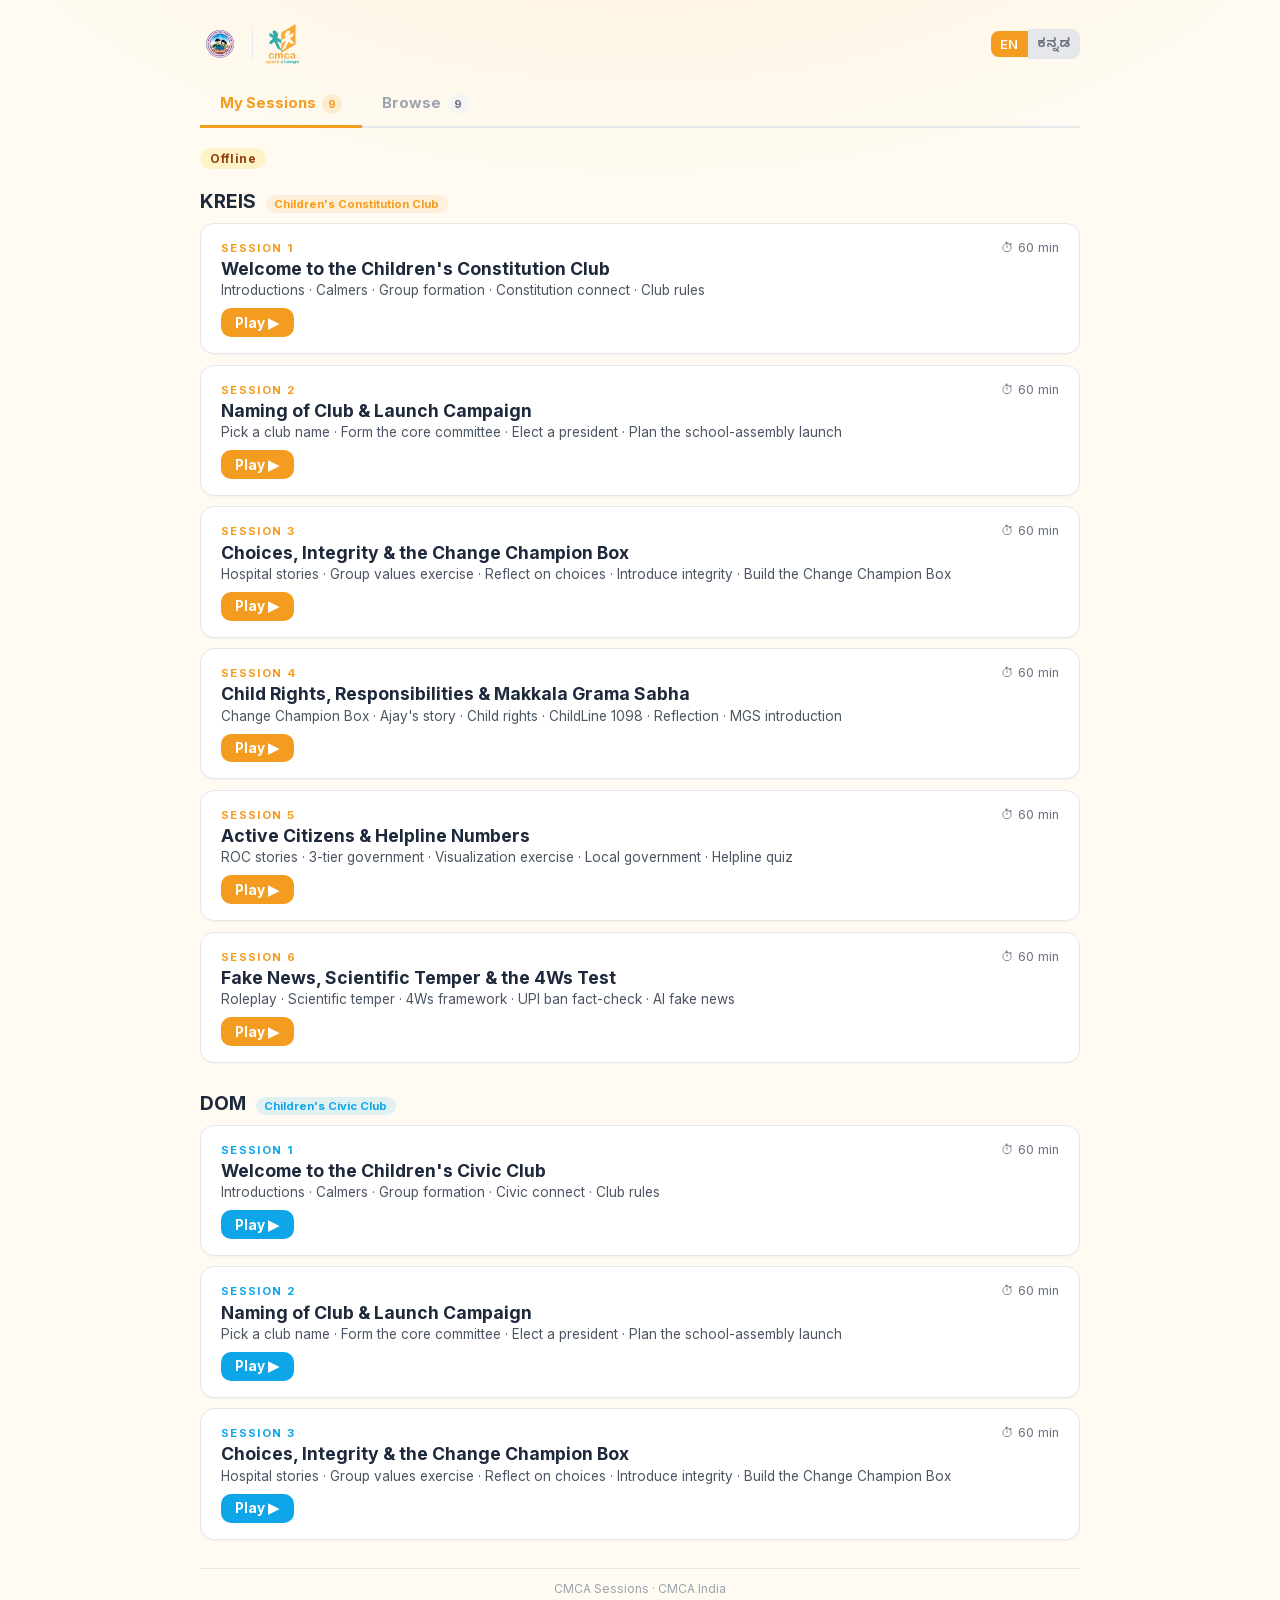
<file: app/src/main/assets/player/index.html>
<!DOCTYPE html>
<html lang="en">
<head>
  <meta charset="UTF-8" />
  <meta name="viewport" content="width=device-width, initial-scale=1.0" />
  <title>CMCA Sessions</title>
  <link rel="stylesheet" href="css/fonts.css" />
  <style>
    *, *::before, *::after { box-sizing: border-box; }
    body {
      margin: 0; padding: 0; min-height: 100vh;
      background: radial-gradient(1200px 600px at 50% -10%, rgba(243,156,31,0.12), transparent 60%), #FFFBF2;
      font-family: "Inter", "Noto Sans Kannada", -apple-system, BlinkMacSystemFont, "Segoe UI", Roboto, sans-serif;
      color: #1F2937; -webkit-font-smoothing: antialiased;
    }
    .container { max-width: 920px; margin: 0 auto; padding: 1.5rem 1.25rem 5rem; }

    /* Header */
    .header { display: flex; align-items: center; justify-content: space-between; gap: 0.75rem; margin-bottom: 1.25rem; flex-wrap: wrap; }
    .header-left { display: flex; align-items: center; gap: 0.75rem; }
    .header-left img { height: 40px; width: auto; }
    .header-left .sep { border-left: 1px solid #E5E7EB; height: 28px; }
    .header-right { display: flex; align-items: center; gap: 0.5rem; }
    .user-badge { font-size: 0.78rem; color: #6B7280; background: #F3F4F6; padding: 0.25rem 0.65rem; border-radius: 999px; }
    .btn-sm {
      padding: 0.3rem 0.65rem; border-radius: 8px; border: 1px solid #D1D5DB;
      background: #fff; font-size: 0.75rem; font-weight: 600; cursor: pointer;
      font-family: inherit; color: #374151; transition: background 0.15s;
    }
    .btn-sm:hover { background: #F9FAFB; }
    .btn-refresh { border-color: #F39C1F; color: #F39C1F; }
    .btn-logout { border-color: #EF4444; color: #EF4444; }

    /* Language toggle */
    .lang-toggle {
      display: inline-flex; align-items: center; gap: 0; padding: 0;
      border: none; background: transparent; cursor: pointer;
      font-family: inherit; font-size: 0.82rem; font-weight: 600;
      border-radius: 8px; overflow: hidden;
    }
    .lang-toggle span {
      padding: 0.32rem 0.6rem; transition: background 0.15s, color 0.15s;
    }
    .lang-toggle .lang-en { border-radius: 8px 0 0 8px; }
    .lang-toggle .lang-kn { border-radius: 0 8px 8px 0; }
    .lang-toggle .lang-active { background: #F39C1F; color: #fff; }
    .lang-toggle .lang-inactive { background: #E5E7EB; color: #6B7280; }

    /* Tabs */
    .tab-bar {
      display: flex; gap: 0; margin-bottom: 1.25rem;
      border-bottom: 2px solid #E5E7EB;
    }
    .tab {
      padding: 0.65rem 1.25rem; font-size: 0.92rem; font-weight: 700; cursor: pointer;
      color: #9CA3AF; border-bottom: 3px solid transparent; margin-bottom: -2px;
      transition: color 0.15s, border-color 0.15s; background: none; border-top: none;
      border-left: none; border-right: none; font-family: inherit;
    }
    .tab:hover { color: #6B7280; }
    .tab.active { color: #F39C1F; border-bottom-color: #F39C1F; }
    .tab-count {
      display: inline-flex; align-items: center; justify-content: center;
      min-width: 20px; height: 20px; padding: 0 6px; border-radius: 999px;
      font-size: 0.7rem; font-weight: 700; margin-left: 0.4rem;
      background: #F3F4F6; color: #6B7280;
    }
    .tab.active .tab-count { background: rgba(243,156,31,0.15); color: #F39C1F; }

    /* Status bar */
    .status-bar { display: flex; align-items: center; gap: 0.75rem; margin-bottom: 1.25rem; flex-wrap: wrap; }
    .badge { display: inline-block; padding: 0.2rem 0.65rem; border-radius: 999px; font-size: 0.75rem; font-weight: 700; letter-spacing: 0.03em; }
    .badge-online { background: #D1FAE5; color: #065F46; }
    .badge-offline { background: #FEF3C7; color: #92400E; }
    .storage-text { font-size: 0.75rem; color: #9CA3AF; }

    /* Programme sections */
    .programme { margin-bottom: 1.75rem; }
    .programme-header { display: flex; align-items: baseline; gap: 0.6rem; margin-bottom: 0.6rem; }
    .programme-name { font-size: 1.2rem; font-weight: 700; color: #1E293B; }
    .programme-pill { padding: 0.12rem 0.55rem; border-radius: 999px; font-size: 0.7rem; font-weight: 700; }
    .pill-kreis { background: rgba(243,156,31,0.12); color: #F39C1F; }
    .pill-dom { background: rgba(14,165,233,0.12); color: #0EA5E9; }

    /* Cards */
    .cards { display: grid; gap: 0.65rem; }
    .card {
      background: #fff; border: 1px solid #E5E7EB; border-radius: 14px;
      padding: 1rem 1.25rem; box-shadow: 0 1px 2px rgba(0,0,0,0.04);
    }
    .card-top { display: flex; justify-content: space-between; align-items: baseline; gap: 0.75rem; margin-bottom: 0.2rem; }
    .card-num { font-size: 0.7rem; letter-spacing: 0.12em; color: #F39C1F; font-weight: 700; text-transform: uppercase; }
    .card-dur { font-size: 0.8rem; color: #6B7280; }
    .card h3 { font-size: 1.1rem; font-weight: 700; margin: 0 0 0.15rem; color: #1E293B; }
    .card p { margin: 0 0 0.5rem; color: #4B5563; font-size: 0.85rem; line-height: 1.4; }
    .card-dom .card-num { color: #0EA5E9; }

    /* Buttons */
    .card-actions { display: flex; align-items: center; gap: 0.4rem; flex-wrap: wrap; }
    .btn-play {
      padding: 0.4rem 0.9rem; border-radius: 10px; border: none;
      background: #F39C1F; color: #fff; font-size: 0.85rem; font-weight: 700;
      cursor: pointer; font-family: inherit; text-decoration: none;
      display: inline-flex; align-items: center; gap: 0.3rem;
    }
    .btn-play:hover { background: #D48A1A; }
    .btn-play.dom { background: #0EA5E9; }
    .btn-play.dom:hover { background: #0284C7; }
    .btn-download {
      padding: 0.4rem 0.9rem; border-radius: 10px; border: 2px solid #F39C1F;
      background: transparent; color: #F39C1F; font-size: 0.85rem; font-weight: 700;
      cursor: pointer; font-family: inherit;
    }
    .btn-download.dom { border-color: #0EA5E9; color: #0EA5E9; }
    .btn-download:disabled { border-color: #D1D5DB; color: #9CA3AF; cursor: not-allowed; }
    .btn-delete {
      padding: 0.35rem 0.55rem; border-radius: 8px; border: 1px solid #FCA5A5;
      background: transparent; color: #EF4444; font-size: 0.72rem; cursor: pointer; font-family: inherit;
    }
    .btn-update {
      padding: 0.35rem 0.7rem; border-radius: 8px; border: 2px solid #1D4ED8;
      background: transparent; color: #1D4ED8; font-size: 0.78rem; font-weight: 600;
      cursor: pointer; font-family: inherit;
    }
    .update-badge { font-size: 0.7rem; background: #DBEAFE; color: #1D4ED8; padding: 0.12rem 0.45rem; border-radius: 999px; font-weight: 600; }
    .downloaded-badge { font-size: 0.7rem; background: #D1FAE5; color: #065F46; padding: 0.12rem 0.45rem; border-radius: 999px; font-weight: 600; }
    .size-label { font-size: 0.75rem; color: #9CA3AF; }

    /* Progress */
    .progress-bar { width: 120px; height: 6px; background: #E5E7EB; border-radius: 3px; overflow: hidden; }
    .progress-fill { height: 100%; background: #F39C1F; border-radius: 3px; transition: width 0.3s; }
    .progress-text { font-size: 0.72rem; color: #6B7280; }

    /* Empty states */
    .empty-state {
      text-align: center; padding: 3rem 1rem; color: #9CA3AF;
    }
    .empty-state h3 { font-size: 1.1rem; font-weight: 700; color: #6B7280; margin: 0 0 0.5rem; }
    .empty-state p { font-size: 0.9rem; margin: 0 0 1rem; }
    .empty-state .btn-browse {
      padding: 0.55rem 1.25rem; border-radius: 10px; border: none;
      background: #F39C1F; color: #fff; font-size: 0.9rem; font-weight: 700;
      cursor: pointer; font-family: inherit;
    }

    .tab-panel { display: none; }
    .tab-panel.active { display: block; }

    footer { margin-top: 1.5rem; padding-top: 0.75rem; border-top: 1px solid #E5E7EB; font-size: 0.75rem; color: #9CA3AF; text-align: center; }

    /* App update banner */
    .update-banner {
      display: none; background: linear-gradient(135deg, #1D4ED8, #2563EB); color: #fff;
      padding: 0.75rem 1.25rem; border-radius: 12px; margin-bottom: 1rem;
      box-shadow: 0 2px 8px rgba(29,78,216,0.25);
    }
    .update-banner.visible { display: flex; align-items: center; justify-content: space-between; gap: 0.75rem; flex-wrap: wrap; }
    .update-banner-text { font-size: 0.85rem; font-weight: 600; }
    .update-banner-text small { display: block; font-weight: 400; opacity: 0.85; font-size: 0.75rem; margin-top: 0.15rem; }
    .btn-app-update {
      padding: 0.4rem 1rem; border-radius: 8px; border: 2px solid #fff;
      background: transparent; color: #fff; font-size: 0.82rem; font-weight: 700;
      cursor: pointer; font-family: inherit; white-space: nowrap;
    }
    .btn-app-update:hover { background: rgba(255,255,255,0.15); }
    .btn-app-update:disabled { opacity: 0.6; cursor: not-allowed; }
  </style>
</head>
<body>
  <div class="container">
    <!-- Header -->
    <header class="header">
      <div class="header-left">
        <img src="sessions/assets/kreis_logo.png" alt="KREIS" onerror="this.style.display='none'" />
        <div class="sep"></div>
        <img src="sessions/assets/cmca_logo.png" alt="CMCA" onerror="this.style.display='none'" />
      </div>
      <div class="header-right" id="headerRight"></div>
    </header>

    <!-- App update banner -->
    <div class="update-banner" id="appUpdateBanner">
      <div class="update-banner-text">
        <span id="updateMsg">App update available</span>
        <small id="updateDetail"></small>
      </div>
      <button class="btn-app-update" id="btnAppUpdate" onclick="installAppUpdate()">Update App</button>
    </div>

    <!-- Tab bar -->
    <div class="tab-bar">
      <button class="tab active" data-tab="my" onclick="switchTab('my')">
        <span data-t="myTab">My Sessions</span><span class="tab-count" id="myCount">0</span>
      </button>
      <button class="tab" data-tab="browse" onclick="switchTab('browse')">
        <span data-t="browseTab">Browse</span><span class="tab-count" id="browseCount">0</span>
      </button>
    </div>

    <!-- Status bar -->
    <div class="status-bar" id="statusBar"></div>

    <!-- MY SESSIONS tab -->
    <div class="tab-panel active" id="panel-my">
      <div id="my-kreis-section" class="programme" style="display:none">
        <div class="programme-header">
          <span class="programme-name">KREIS</span>
          <span class="programme-pill pill-kreis" data-t="kreisLabel">Children's Constitution Club</span>
        </div>
        <div class="cards" id="my-kreis-cards"></div>
      </div>
      <div id="my-dom-section" class="programme" style="display:none">
        <div class="programme-header">
          <span class="programme-name">DOM</span>
          <span class="programme-pill pill-dom" data-t="domLabel">Children's Civic Club</span>
        </div>
        <div class="cards" id="my-dom-cards"></div>
      </div>
      <div id="my-empty" class="empty-state">
        <h3 data-t="emptyTitle">No sessions downloaded yet</h3>
        <p data-t="emptyDesc">Go to Browse to find and download sessions for offline playback.</p>
        <button class="btn-browse" onclick="switchTab('browse')" data-t="browseSessions">Browse Sessions</button>
      </div>
    </div>

    <!-- BROWSE tab -->
    <div class="tab-panel" id="panel-browse">
      <div id="browse-kreis-section" class="programme" style="display:none">
        <div class="programme-header">
          <span class="programme-name">KREIS</span>
          <span class="programme-pill pill-kreis" data-t="kreisLabel">Children's Constitution Club</span>
        </div>
        <div class="cards" id="browse-kreis-cards"></div>
      </div>
      <div id="browse-dom-section" class="programme" style="display:none">
        <div class="programme-header">
          <span class="programme-name">DOM</span>
          <span class="programme-pill pill-dom" data-t="domLabel">Children's Civic Club</span>
        </div>
        <div class="cards" id="browse-dom-cards"></div>
      </div>
      <div id="browse-offline" class="empty-state" style="display:none">
        <h3 data-t="offlineTitle">You're offline</h3>
        <p data-t="offlineDesc">Connect to WiFi to browse and download available sessions.</p>
      </div>
      <div id="browse-empty" class="empty-state" style="display:none">
        <h3 data-t="noSessionsTitle">No sessions available</h3>
        <p data-t="noSessionsDesc">Check back later or contact your administrator.</p>
      </div>
    </div>

    <footer data-t="footer">CMCA Sessions · CMCA India</footer>
  </div>

  <script>
    // ── LANGUAGE ──

    var STRINGS = {
      en: {
        myTab: "My Sessions",
        browseTab: "Browse",
        kreisLabel: "Children's Constitution Club",
        domLabel: "Children's Civic Club",
        emptyTitle: "No sessions downloaded yet",
        emptyDesc: "Go to Browse to find and download sessions for offline playback.",
        browseSessions: "Browse Sessions",
        offlineTitle: "You're offline",
        offlineDesc: "Connect to WiFi to browse and download available sessions.",
        noSessionsTitle: "No sessions available",
        noSessionsDesc: "Check back later or contact your administrator.",
        footer: "CMCA Sessions · CMCA India",
        session: "Session",
        min: "min",
        play: "Play ▶",
        download: "Download",
        delete: "Delete",
        update: "Update",
        updateAvailable: "Update available",
        downloaded: "✓ Downloaded",
        notAvailable: "Not available",
        online: "Online",
        offline: "Offline",
        sessionsFree: "Sessions",
        free: "Free",
        refresh: "Refresh",
        logout: "Logout",
        deleteConfirm: "Delete this session? You can re-download it later.",
        starting: "Starting…"
      },
      kn: {
        myTab: "ನನ್ನ ಅವಧಿಗಳು",
        browseTab: "ಹುಡುಕಿ",
        kreisLabel: "ಮಕ್ಕಳ ಸಂವಿಧಾನ ಕ್ಲಬ್",
        domLabel: "ಪೌರ ಕ್ಲಬ್",
        emptyTitle: "ಯಾವ ಅವಧಿಗಳೂ ಡೌನ್‌ಲೋಡ್ ಆಗಿಲ್ಲ",
        emptyDesc: "ಆಫ್‌ಲೈನ್ ಪ್ಲೇಬ್ಯಾಕ್‌ಗಾಗಿ ಅವಧಿಗಳನ್ನು ಹುಡುಕಲು ಬ್ರೌಸ್ ಒತ್ತಿ.",
        browseSessions: "ಅವಧಿಗಳನ್ನು ಹುಡುಕಿ",
        offlineTitle: "ನೀವು ಆಫ್‌ಲೈನ್‌ನಲ್ಲಿದ್ದೀರಿ",
        offlineDesc: "ಅವಧಿಗಳನ್ನು ಡೌನ್‌ಲೋಡ್ ಮಾಡಲು WiFi ಗೆ ಸಂಪರ್ಕಿಸಿ.",
        noSessionsTitle: "ಅವಧಿಗಳು ಲಭ್ಯವಿಲ್ಲ",
        noSessionsDesc: "ನಂತರ ಪರಿಶೀಲಿಸಿ ಅಥವಾ ನಿಮ್ಮ ನಿರ್ವಾಹಕರನ್ನು ಸಂಪರ್ಕಿಸಿ.",
        footer: "CMCA ಅವಧಿಗಳು · CMCA India",
        session: "ಅವಧಿ",
        min: "ನಿಮಿಷ",
        play: "ಪ್ಲೇ ▶",
        download: "ಡೌನ್‌ಲೋಡ್",
        delete: "ಅಳಿಸಿ",
        update: "ನವೀಕರಿಸಿ",
        updateAvailable: "ನವೀಕರಣ ಲಭ್ಯ",
        downloaded: "✓ ಡೌನ್‌ಲೋಡ್",
        notAvailable: "ಲಭ್ಯವಿಲ್ಲ",
        online: "ಆನ್‌ಲೈನ್",
        offline: "ಆಫ್‌ಲೈನ್",
        sessionsFree: "ಅವಧಿಗಳು",
        free: "ಉಚಿತ",
        refresh: "ರಿಫ್ರೆಶ್",
        logout: "ಲಾಗ್‌ಔಟ್",
        deleteConfirm: "ಈ ಅವಧಿ ಅಳಿಸಬೇಕೇ? ನಂತರ ಮತ್ತೆ ಡೌನ್‌ಲೋಡ್ ಮಾಡಬಹುದು.",
        starting: "ಪ್ರಾರಂಭಿಸಲಾಗುತ್ತಿದೆ…"
      }
    };

    var SESSION_I18N = {
      "kreis-session-1": {
        title: { en: "Welcome to the Children's Constitution Club", kn: "ಮಕ್ಕಳ ಸಂವಿಧಾನ ಕ್ಲಬ್‌ಗೆ ಸುಸ್ವಾಗತ!" },
        subtitle: { en: "Introductions · Calmers · Group formation · Constitution connect · Club rules", kn: "ಪರಿಚಯ · ಶಾಂತಗೊಳಿಸುವಿಕೆ · ಗುಂಪು ರಚನೆ · ಸಂವಿಧಾನ ಸಂಪರ್ಕ · ಕ್ಲಬ್ ನಿಯಮಗಳು" }
      },
      "kreis-session-2": {
        title: { en: "Naming of Club & Launch Campaign", kn: "ಕ್ಲಬ್‌ಗೆ ಹೆಸರಿಡುವುದು ಮತ್ತು ಉದ್ಘಾಟನಾ ಅಭಿಯಾನ" },
        subtitle: { en: "Pick a club name · Form the core committee · Elect a president · Plan the school-assembly launch", kn: "ಕ್ಲಬ್ ಹೆಸರು ಆಯ್ಕೆ · ಕೋರ್ ಸಮಿತಿ ರಚನೆ · ಅಧ್ಯಕ್ಷರ ಚುನಾವಣೆ · ಶಾಲಾ ಸಭೆ ಉದ್ಘಾಟನೆ ಯೋಜನೆ" }
      },
      "kreis-session-3": {
        title: { en: "Choices, Integrity & the Change Champion Box", kn: "ಆಯ್ಕೆಗಳು, ಪ್ರಾಮಾಣಿಕತೆ ಮತ್ತು ಚೇಂಜ್ ಚಾಂಪಿಯನ್ ಬಾಕ್ಸ್" },
        subtitle: { en: "Hospital stories · Group values exercise · Reflect on choices · Introduce integrity · Build the Change Champion Box", kn: "ಆಸ್ಪತ್ರೆ ಕಥೆಗಳು · ಗುಂಪು ಮೌಲ್ಯ ಅಭ್ಯಾಸ · ಆಯ್ಕೆಗಳ ಬಗ್ಗೆ ಚಿಂತನೆ · ಪ್ರಾಮಾಣಿಕತೆ ಪರಿಚಯ · ಚೇಂಜ್ ಚಾಂಪಿಯನ್ ಬಾಕ್ಸ್ ನಿರ್ಮಾಣ" }
      },
      "kreis-session-4": {
        title: { en: "Child Rights, Responsibilities & Makkala Grama Sabha", kn: "ಮಕ್ಕಳ ಹಕ್ಕುಗಳು, ಜವಾಬ್ದಾರಿಗಳು ಮತ್ತು ಮಕ್ಕಳ ಗ್ರಾಮ ಸಭೆ" },
        subtitle: { en: "Change Champion Box · Ajay's story · Child rights · ChildLine 1098 · Reflection · MGS introduction", kn: "ಚೇಂಜ್ ಚಾಂಪಿಯನ್ ಬಾಕ್ಸ್ · ಅಜಯ್ ಕಥೆ · ಮಕ್ಕಳ ಹಕ್ಕುಗಳು (4 ವಿಭಾಗ) · ChildLine 1098 · ಚಿಂತನೆ · MGS ಪರಿಚಯ" }
      },
      "kreis-session-5": {
        title: { en: "Active Citizens & Helpline Numbers", kn: "ಸಕ್ರಿಯ ನಾಗರಿಕರು ಮತ್ತು ಸಹಾಯವಾಣಿ ಸಂಖ್ಯೆಗಳು" },
        subtitle: { en: "ROC stories · 3-tier government · Visualization exercise · Local government · Helpline quiz", kn: "ROC ಕಥೆಗಳು · 3-ಹಂತದ ಸರ್ಕಾರ · ಕಲ್ಪನೆ ಅಭ್ಯಾಸ · ಸ್ಥಳೀಯ ಸರ್ಕಾರ · ಸಹಾಯವಾಣಿ ರಸಪ್ರಶ್ನೆ" }
      },
      "kreis-session-6": {
        title: { en: "Fake News, Scientific Temper & the 4Ws Test", kn: "ಸುಳ್ಳು ಸುದ್ದಿ, ವೈಜ್ಞಾನಿಕ ಮನೋಭಾವ ಮತ್ತು 4Ws ಪರೀಕ್ಷೆ" },
        subtitle: { en: "Roleplay · Scientific temper · 4Ws framework · UPI ban fact-check · AI fake news", kn: "ಪಾತ್ರಾಭಿನಯ · ವೈಜ್ಞಾನಿಕ ಮನೋಭಾವ · 4Ws ಚೌಕಟ್ಟು · UPI ನಿಷೇಧ ಸತ್ಯಶೋಧನೆ · AI ಸುಳ್ಳು ಸುದ್ದಿ" }
      },
      "dom-session-1": {
        title: { en: "Welcome to the Children's Civic Club", kn: "ಪೌರ ಕ್ಲಬ್‌ಗೆ ಸುಸ್ವಾಗತ!" },
        subtitle: { en: "Introductions · Calmers · Group formation · Civic connect · Club rules", kn: "ಪರಿಚಯ · ಶಾಂತಗೊಳಿಸುವಿಕೆ · ಗುಂಪು ರಚನೆ · ಪೌರ ಸಂಪರ್ಕ · ಕ್ಲಬ್ ನಿಯಮಗಳು" }
      },
      "dom-session-2": {
        title: { en: "Naming of Club & Launch Campaign", kn: "ಕ್ಲಬ್‌ಗೆ ಹೆಸರಿಡುವುದು ಮತ್ತು ಉದ್ಘಾಟನಾ ಅಭಿಯಾನ" },
        subtitle: { en: "Pick a club name · Form the core committee · Elect a president · Plan the school-assembly launch", kn: "ಕ್ಲಬ್ ಹೆಸರು ಆಯ್ಕೆ · ಕೋರ್ ಸಮಿತಿ ರಚನೆ · ಅಧ್ಯಕ್ಷರ ಚುನಾವಣೆ · ಶಾಲಾ ಸಭೆ ಉದ್ಘಾಟನೆ ಯೋಜನೆ" }
      },
      "dom-session-3": {
        title: { en: "Choices, Integrity & the Change Champion Box", kn: "ಆಯ್ಕೆಗಳು, ಪ್ರಾಮಾಣಿಕತೆ ಮತ್ತು ಚೇಂಜ್ ಚಾಂಪಿಯನ್ ಬಾಕ್ಸ್" },
        subtitle: { en: "Hospital stories · Group values exercise · Reflect on choices · Introduce integrity · Build the Change Champion Box", kn: "ಆಸ್ಪತ್ರೆ ಕಥೆಗಳು · ಗುಂಪು ಮೌಲ್ಯ ಅಭ್ಯಾಸ · ಆಯ್ಕೆಗಳ ಬಗ್ಗೆ ಚಿಂತನೆ · ಪ್ರಾಮಾಣಿಕತೆ ಪರಿಚಯ · ಚೇಂಜ್ ಚಾಂಪಿಯನ್ ಬಾಕ್ಸ್ ನಿರ್ಮಾಣ" }
      }
    };

    var currentLang = "en";

    function initLang() {
      try { currentLang = localStorage.getItem("kreis-demo-lang") || "en"; } catch (e) {}
      if (currentLang !== "kn") currentLang = "en";
    }

    function toggleLang() {
      currentLang = currentLang === "en" ? "kn" : "en";
      try { localStorage.setItem("kreis-demo-lang", currentLang); } catch (e) {}
      applyLang();
      renderAll();
    }

    function t(key) { return STRINGS[currentLang][key] || STRINGS.en[key] || key; }

    function sessionTitle(s) {
      var i18n = SESSION_I18N[s.id];
      if (i18n) return i18n.title[currentLang] || i18n.title.en || s.title || s.id;
      return s.title || s.id;
    }

    function sessionSubtitle(s) {
      var i18n = SESSION_I18N[s.id];
      if (i18n) return i18n.subtitle[currentLang] || i18n.subtitle.en || s.subtitle || "";
      return s.subtitle || "";
    }

    function applyLang() {
      document.querySelectorAll("[data-t]").forEach(function(el) {
        var key = el.getAttribute("data-t");
        if (STRINGS[currentLang][key]) el.textContent = STRINGS[currentLang][key];
      });
      document.querySelectorAll(".lang-en").forEach(function(el) {
        el.className = "lang-en " + (currentLang === "en" ? "lang-active" : "lang-inactive");
      });
      document.querySelectorAll(".lang-kn").forEach(function(el) {
        el.className = "lang-kn " + (currentLang === "kn" ? "lang-active" : "lang-inactive");
      });
    }

    // ── CORE ──

    var FALLBACK_SESSIONS = [
      { id: "kreis-session-1", num: 1, programme: "kreis", title: "Welcome to the Children's Constitution Club", subtitle: "Introductions · Calmers · Group formation · Constitution connect · Club rules", durationMin: 60, downloaded: true },
      { id: "kreis-session-2", num: 2, programme: "kreis", title: "Naming of Club & Launch Campaign", subtitle: "Pick a club name · Form the core committee · Elect a president · Plan the school-assembly launch", durationMin: 60, downloaded: true },
      { id: "kreis-session-3", num: 3, programme: "kreis", title: "Choices, Integrity & the Change Champion Box", subtitle: "Hospital stories · Group values exercise · Reflect on choices · Introduce integrity · Build the Change Champion Box", durationMin: 60, downloaded: true },
      { id: "kreis-session-4", num: 4, programme: "kreis", title: "Child Rights, Responsibilities & Makkala Grama Sabha", subtitle: "Change Champion Box · Ajay's story · Child rights · ChildLine 1098 · Reflection · MGS introduction", durationMin: 60, downloaded: true },
      { id: "kreis-session-5", num: 5, programme: "kreis", title: "Active Citizens & Helpline Numbers", subtitle: "ROC stories · 3-tier government · Visualization exercise · Local government · Helpline quiz", durationMin: 60, downloaded: true },
      { id: "kreis-session-6", num: 6, programme: "kreis", title: "Fake News, Scientific Temper & the 4Ws Test", subtitle: "Roleplay · Scientific temper · 4Ws framework · UPI ban fact-check · AI fake news", durationMin: 60, downloaded: true },
      { id: "dom-session-1", num: 1, programme: "dom", title: "Welcome to the Children's Civic Club", subtitle: "Introductions · Calmers · Group formation · Civic connect · Club rules", durationMin: 60, downloaded: true },
      { id: "dom-session-2", num: 2, programme: "dom", title: "Naming of Club & Launch Campaign", subtitle: "Pick a club name · Form the core committee · Elect a president · Plan the school-assembly launch", durationMin: 60, downloaded: true },
      { id: "dom-session-3", num: 3, programme: "dom", title: "Choices, Integrity & the Change Champion Box", subtitle: "Hospital stories · Group values exercise · Reflect on choices · Introduce integrity · Build the Change Champion Box", durationMin: 60, downloaded: true }
    ];

    var isAPK = !!window.Android;
    var sessions = [];
    var activeTab = "my";
    var pollTimers = {};

    function init() {
      initLang();
      renderHeader();
      applyLang();
      loadSessions();
      checkAppUpdate();
      setTimeout(resumeActiveDownloads, 300);
    }

    function renderHeader() {
      var el = document.getElementById("headerRight");
      var langHtml =
        '<button class="lang-toggle" onclick="toggleLang()" aria-label="Switch language">' +
        '  <span class="lang-en ' + (currentLang === "en" ? "lang-active" : "lang-inactive") + '">EN</span>' +
        '  <span class="lang-kn ' + (currentLang === "kn" ? "lang-active" : "lang-inactive") + '">ಕನ್ನಡ</span>' +
        '</button>';

      if (isAPK) {
        var user = Android.getLoggedInUser();
        el.innerHTML =
          '<span class="user-badge">' + esc(user) + '</span>' +
          langHtml +
          '<button class="btn-sm btn-refresh" onclick="refreshSessions()" data-t="refresh">' + t("refresh") + '</button>' +
          '<button class="btn-sm btn-logout" onclick="doLogout()" data-t="logout">' + t("logout") + '</button>';
      } else {
        el.innerHTML = langHtml;
      }
    }

    function loadSessions() {
      if (isAPK) {
        try {
          var data = JSON.parse(Android.getSessionManifest());
          sessions = data.sessions || [];
          renderStatusBar(data.remoteAvailable);
        } catch (e) {
          sessions = FALLBACK_SESSIONS;
          renderStatusBar(false);
        }
      } else {
        sessions = FALLBACK_SESSIONS;
        renderStatusBar(false);
      }
      renderAll();
    }

    function renderStatusBar(remoteAvailable) {
      var bar = document.getElementById("statusBar");
      var online = isAPK ? Android.isOnline() : false;
      var html = '<span class="badge ' + (online ? "badge-online" : "badge-offline") + '">' +
        (online ? t("online") : t("offline")) + '</span>';
      if (isAPK) {
        try {
          var info = JSON.parse(Android.getStorageInfo());
          var usedMB = Math.round(info.usedBySessions / (1024 * 1024));
          var freeMB = Math.round(info.freeDevice / (1024 * 1024));
          html += '<span class="storage-text">' + t("sessionsFree") + ': ' + usedMB + ' MB · ' + t("free") + ': ' + freeMB + ' MB</span>';
        } catch (e) {}
      }
      bar.innerHTML = html;
    }

    function switchTab(tab) {
      activeTab = tab;
      document.querySelectorAll(".tab").forEach(function(t) {
        t.classList.toggle("active", t.getAttribute("data-tab") === tab);
      });
      document.getElementById("panel-my").classList.toggle("active", tab === "my");
      document.getElementById("panel-browse").classList.toggle("active", tab === "browse");
    }

    function renderAll() {
      renderMySessionsTab();
      renderBrowseTab();
      updateCounts();
    }

    function getDownloaded(s) {
      if (!isAPK) return true;
      if (s.downloaded === true) return true;
      return Android.isSessionDownloaded(s.id);
    }

    // ── MY SESSIONS TAB ──

    function renderMySessionsTab() {
      var myKreis = document.getElementById("my-kreis-cards");
      var myDom = document.getElementById("my-dom-cards");
      myKreis.innerHTML = "";
      myDom.innerHTML = "";
      var kc = 0, dc = 0;

      sessions.forEach(function(s) {
        if (!getDownloaded(s)) return;
        var isDom = s.programme === "dom";
        var card = makeMyCard(s, isDom);
        if (isDom) { myDom.appendChild(card); dc++; }
        else { myKreis.appendChild(card); kc++; }
      });

      document.getElementById("my-kreis-section").style.display = kc > 0 ? "" : "none";
      document.getElementById("my-dom-section").style.display = dc > 0 ? "" : "none";
      document.getElementById("my-empty").style.display = (kc + dc === 0) ? "" : "none";
    }

    function makeMyCard(s, isDom) {
      var cls = isDom ? " dom" : "";
      var card = document.createElement("div");
      card.className = "card" + (isDom ? " card-dom" : "");

      var playLang = currentLang === "kn" ? "kn" : "kn";
      var actions = '<a class="btn-play' + cls + '" href="player.html?id=' + s.id + '&lang=' + playLang + '">' + t("play") + '</a>';
      if (s.hasUpdate) {
        actions += '<span class="update-badge">' + t("updateAvailable") + '</span>';
        if (s.downloadUrl) {
          actions += '<button class="btn-update" onclick="startDownload(\'' + s.id + '\',\'' + s.downloadUrl + '\')">' + t("update") + '</button>';
        }
      }
      if (isAPK) {
        actions += '<button class="btn-delete" onclick="deleteSession(\'' + s.id + '\')">' + t("delete") + '</button>';
      }

      card.innerHTML =
        '<div class="card-top">' +
        '  <span class="card-num">' + t("session") + ' ' + (s.num || "") + '</span>' +
        '  <span class="card-dur">⏱ ' + (s.durationMin || 60) + ' ' + t("min") + '</span>' +
        '</div>' +
        '<h3>' + esc(sessionTitle(s)) + '</h3>' +
        '<p>' + esc(sessionSubtitle(s)) + '</p>' +
        '<div class="card-actions" id="my-actions-' + s.id + '">' + actions + '</div>';
      return card;
    }

    // ── BROWSE TAB ──

    function renderBrowseTab() {
      var bKreis = document.getElementById("browse-kreis-cards");
      var bDom = document.getElementById("browse-dom-cards");
      bKreis.innerHTML = "";
      bDom.innerHTML = "";

      var online = isAPK ? Android.isOnline() : true;
      var allSessions = sessions;
      var kc = 0, dc = 0;

      if (!isAPK) {
        allSessions.forEach(function(s) {
          var isDom = s.programme === "dom";
          var card = makeBrowseCard(s, isDom, true);
          if (isDom) { bDom.appendChild(card); dc++; }
          else { bKreis.appendChild(card); kc++; }
        });
      } else if (!online && allSessions.length === 0) {
        document.getElementById("browse-offline").style.display = "";
        document.getElementById("browse-empty").style.display = "none";
        document.getElementById("browse-kreis-section").style.display = "none";
        document.getElementById("browse-dom-section").style.display = "none";
        return;
      } else {
        allSessions.forEach(function(s) {
          var isDom = s.programme === "dom";
          var downloaded = getDownloaded(s);
          var card = makeBrowseCard(s, isDom, downloaded);
          if (isDom) { bDom.appendChild(card); dc++; }
          else { bKreis.appendChild(card); kc++; }
        });
      }

      document.getElementById("browse-offline").style.display = "none";
      document.getElementById("browse-empty").style.display = (kc + dc === 0) ? "" : "none";
      document.getElementById("browse-kreis-section").style.display = kc > 0 ? "" : "none";
      document.getElementById("browse-dom-section").style.display = dc > 0 ? "" : "none";
    }

    function makeBrowseCard(s, isDom, downloaded) {
      var cls = isDom ? " dom" : "";
      var card = document.createElement("div");
      card.className = "card" + (isDom ? " card-dom" : "");
      card.id = "browse-card-" + s.id;

      var actions = "";
      if (downloaded) {
        actions += '<span class="downloaded-badge">' + t("downloaded") + '</span>';
        if (s.hasUpdate && s.downloadUrl) {
          actions += '<button class="btn-update" onclick="startDownload(\'' + s.id + '\',\'' + s.downloadUrl + '\')">' + t("update") + '</button>';
        }
        if (isAPK) {
          actions += '<button class="btn-delete" onclick="deleteSession(\'' + s.id + '\')">' + t("delete") + '</button>';
        }
      } else if (isAPK && s.downloadUrl) {
        var sizeMB = s.sizeBytes ? Math.round(s.sizeBytes / (1024 * 1024)) : 0;
        var sizeLabel = sizeMB > 0 ? ' <span class="size-label">(' + sizeMB + ' MB)</span>' : '';
        actions += '<button class="btn-download' + cls + '" id="dl-' + s.id + '" onclick="startDownload(\'' + s.id + '\',\'' + s.downloadUrl + '\')">' + t("download") + sizeLabel + '</button>';
      } else if (!isAPK) {
        var playLang = currentLang === "kn" ? "kn" : "kn";
        actions += '<a class="btn-play' + cls + '" href="player.html?id=' + s.id + '&lang=' + playLang + '">' + t("play") + '</a>';
      } else {
        actions += '<span class="size-label">' + t("notAvailable") + '</span>';
      }

      card.innerHTML =
        '<div class="card-top">' +
        '  <span class="card-num">' + t("session") + ' ' + (s.num || "") + '</span>' +
        '  <span class="card-dur">⏱ ' + (s.durationMin || 60) + ' ' + t("min") + '</span>' +
        '</div>' +
        '<h3>' + esc(sessionTitle(s)) + '</h3>' +
        '<p>' + esc(sessionSubtitle(s)) + '</p>' +
        '<div class="card-actions" id="browse-actions-' + s.id + '">' + actions + '</div>';
      return card;
    }

    function updateCounts() {
      var myCount = 0, browseCount = 0;
      sessions.forEach(function(s) {
        if (getDownloaded(s)) myCount++;
        browseCount++;
      });
      document.getElementById("myCount").textContent = myCount;
      document.getElementById("browseCount").textContent = browseCount;
    }

    // ── ACTIONS ──

    function startDownload(id, url) {
      ["my-actions-", "browse-actions-"].forEach(function(prefix) {
        var el = document.getElementById(prefix + id);
        if (el) {
          el.innerHTML =
            '<div class="progress-bar"><div class="progress-fill" id="prog-' + id + '" style="width:0%"></div></div>' +
            '<span class="progress-text" id="progtxt-' + id + '">' + t("starting") + '</span>';
        }
      });

      var sizeBytes = 0;
      allSessions.forEach(function(s) { if (s.id === id) sizeBytes = s.sizeBytes || 0; });
      Android.downloadSession(id, url, sizeBytes);

      if (pollTimers[id]) clearInterval(pollTimers[id]);
      pollTimers[id] = setInterval(function() {
        var pct = Android.getDownloadProgress(id);
        document.querySelectorAll('[id^="prog-' + id + '"]').forEach(function(el) {
          if (pct >= 0) el.style.width = pct + "%";
        });
        document.querySelectorAll('[id^="progtxt-' + id + '"]').forEach(function(el) {
          if (pct >= 0) el.textContent = pct + "%";
        });
        if (pct >= 100 || pct < 0) {
          clearInterval(pollTimers[id]);
          delete pollTimers[id];
        }
      }, 500);
    }

    window.onDownloadComplete = function(id, success) {
      if (pollTimers[id]) { clearInterval(pollTimers[id]); delete pollTimers[id]; }
      loadSessions();
    };

    function deleteSession(id) {
      if (!confirm(t("deleteConfirm"))) return;
      Android.deleteSession(id);
      loadSessions();
    }

    function resumeActiveDownloads() {
      try {
        var pending = JSON.parse(Android.getPendingDownloads());
        if (pending.length > 0) { loadSessions(); return; }
      } catch(e) {}
      allSessions.forEach(function(s) {
        var pct = Android.getDownloadProgress(s.id);
        if (pct >= 0 && !pollTimers[s.id]) {
          ["my-actions-", "browse-actions-"].forEach(function(prefix) {
            var el = document.getElementById(prefix + s.id);
            if (el) {
              el.innerHTML =
                '<div class="progress-bar"><div class="progress-fill" id="prog-' + s.id + '" style="width:' + pct + '%"></div></div>' +
                '<span class="progress-text" id="progtxt-' + s.id + '">' + pct + '%</span>';
            }
          });
          pollTimers[s.id] = setInterval(function() {
            var p = Android.getDownloadProgress(s.id);
            document.querySelectorAll('[id^="prog-' + s.id + '"]').forEach(function(el) { if (p >= 0) el.style.width = p + "%"; });
            document.querySelectorAll('[id^="progtxt-' + s.id + '"]').forEach(function(el) { if (p >= 0) el.textContent = p + "%"; });
            if (p >= 100 || p < 0) { clearInterval(pollTimers[s.id]); delete pollTimers[s.id]; loadSessions(); }
          }, 500);
        }
      });
    }

    function refreshSessions() {
      loadSessions();
      checkAppUpdate();
    }

    // ── APP UPDATE ──

    var appUpdateUrl = "";

    function checkAppUpdate() {
      if (!isAPK) return;
      try {
        var result = JSON.parse(Android.checkAppUpdate());
        if (result.hasUpdate) {
          appUpdateUrl = result.downloadUrl;
          var banner = document.getElementById("appUpdateBanner");
          document.getElementById("updateMsg").textContent = "App update available (v" + result.remoteVersion + ")";
          document.getElementById("updateDetail").textContent = result.changelog || "Tap Update App to install the latest version.";
          banner.classList.add("visible");
        }
      } catch (e) {}
    }

    function installAppUpdate() {
      if (!appUpdateUrl) return;
      var btn = document.getElementById("btnAppUpdate");
      btn.textContent = "Downloading…";
      btn.disabled = true;
      Android.downloadAndInstallUpdate(appUpdateUrl);
    }

    window.onAppUpdateError = function(msg) {
      var btn = document.getElementById("btnAppUpdate");
      btn.textContent = "Update App";
      btn.disabled = false;
      alert("Update failed: " + msg);
    };

    function doLogout() {
      if (isAPK) {
        Android.logout();
        window.location.href = "login.html";
      }
    }

    function esc(str) {
      var d = document.createElement("div");
      d.appendChild(document.createTextNode(str));
      return d.innerHTML;
    }

    init();
  </script>
</body>
</html>
</file>
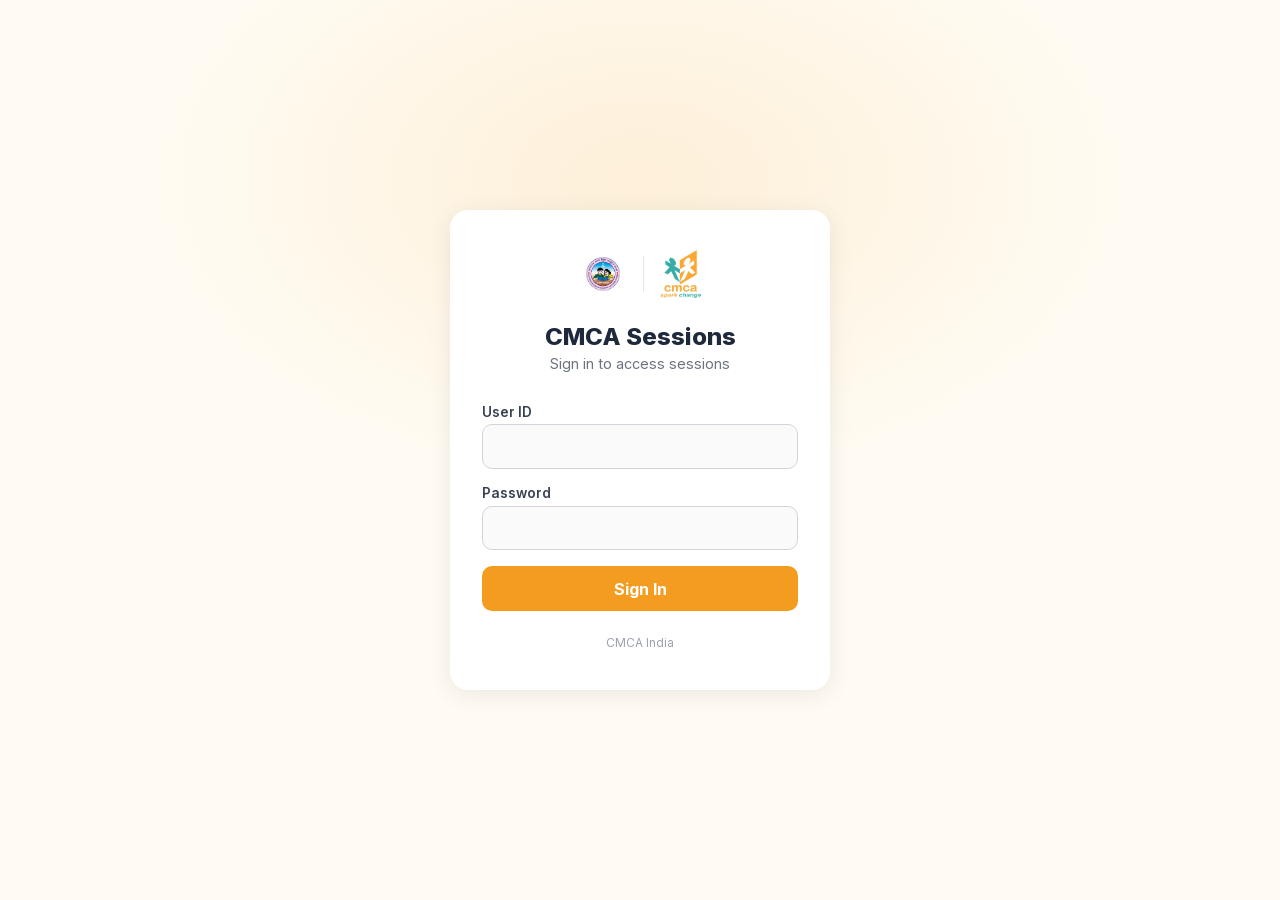
<file: app/src/main/assets/player/login.html>
<!DOCTYPE html>
<html lang="en">
<head>
  <meta charset="UTF-8" />
  <meta name="viewport" content="width=device-width, initial-scale=1.0" />
  <title>CMCA Sessions — Login</title>
  <link rel="stylesheet" href="css/fonts.css" />
  <style>
    *, *::before, *::after { box-sizing: border-box; }
    body {
      margin: 0; padding: 0;
      min-height: 100vh;
      background: radial-gradient(800px 500px at 50% 20%, rgba(243,156,31,0.12), transparent 60%), #FFFBF2;
      font-family: "Inter", "Noto Sans Kannada", -apple-system, BlinkMacSystemFont, "Segoe UI", Roboto, sans-serif;
      color: #1F2937;
      display: flex; align-items: center; justify-content: center;
    }
    .login-card {
      background: #fff; border-radius: 18px; padding: 2.5rem 2rem;
      box-shadow: 0 4px 24px rgba(0,0,0,0.08); width: 100%; max-width: 380px;
      margin: 1rem;
    }
    .logo-row { display: flex; align-items: center; justify-content: center; gap: 1rem; margin-bottom: 1.5rem; }
    .logo-row img { height: 48px; width: auto; }
    .logo-row .sep { border-left: 1px solid #E5E7EB; height: 36px; }
    h1 { text-align: center; font-size: 1.5rem; font-weight: 800; color: #1E293B; margin: 0 0 0.25rem; }
    .sub { text-align: center; font-size: 0.9rem; color: #6B7280; margin: 0 0 2rem; }
    label { display: block; font-size: 0.85rem; font-weight: 600; color: #374151; margin-bottom: 0.3rem; }
    input {
      width: 100%; padding: 0.7rem 0.9rem; border: 1.5px solid #D1D5DB; border-radius: 10px;
      font-size: 1rem; font-family: inherit; outline: none; transition: border-color 0.15s;
      margin-bottom: 1rem; background: #FAFAFA;
    }
    input:focus { border-color: #F39C1F; background: #fff; }
    .btn {
      width: 100%; padding: 0.8rem; border: none; border-radius: 10px;
      background: #F39C1F; color: #fff; font-size: 1rem; font-weight: 700;
      cursor: pointer; font-family: inherit; transition: background 0.15s;
    }
    .btn:hover { background: #D48A1A; }
    .btn:disabled { background: #D1D5DB; cursor: not-allowed; }
    .error { color: #DC2626; font-size: 0.85rem; text-align: center; margin-top: 0.75rem; display: none; }
    .footer { text-align: center; font-size: 0.75rem; color: #9CA3AF; margin-top: 1.5rem; }
  </style>
</head>
<body>
  <div class="login-card">
    <div class="logo-row">
      <img src="sessions/assets/kreis_logo.png" alt="KREIS" onerror="this.style.display='none'" />
      <div class="sep"></div>
      <img src="sessions/assets/cmca_logo.png" alt="CMCA" onerror="this.style.display='none'" />
    </div>
    <h1>CMCA Sessions</h1>
    <p class="sub">Sign in to access sessions</p>

    <form id="loginForm" onsubmit="return handleLogin(event)">
      <label for="userId">User ID</label>
      <input type="text" id="userId" autocomplete="username" autocapitalize="off" required />

      <label for="password">Password</label>
      <input type="password" id="password" autocomplete="current-password" required />

      <button type="submit" class="btn" id="loginBtn">Sign In</button>
      <div class="error" id="errorMsg">Invalid user ID or password</div>
    </form>

    <div class="footer">CMCA India</div>
  </div>

  <script>
    function handleLogin(e) {
      e.preventDefault();
      var userId = document.getElementById("userId").value.trim();
      var password = document.getElementById("password").value;
      var errEl = document.getElementById("errorMsg");
      var btn = document.getElementById("loginBtn");

      if (!userId || !password) return false;

      btn.disabled = true;
      btn.textContent = "Signing in…";
      errEl.style.display = "none";

      if (window.Android) {
        var ok = Android.login(userId, password);
        if (ok) {
          window.location.href = "index.html";
        } else {
          errEl.style.display = "block";
          btn.disabled = false;
          btn.textContent = "Sign In";
        }
      } else {
        // Non-APK fallback — skip auth
        window.location.href = "index.html";
      }
      return false;
    }
  </script>
</body>
</html>
</file>
<file: app/src/main/assets/player/css/fonts.css>
/* Local font faces for offline use — Inter + Noto Sans Kannada
   Both are variable fonts: one file per subset covers all weights. */

/* Inter — latin subset (variable, 400-800) */
@font-face {
  font-family: 'Inter';
  font-style: normal;
  font-weight: 400 800;
  font-display: swap;
  src: url('../fonts/Inter-latin.woff2') format('woff2');
  unicode-range: U+0000-00FF, U+0131, U+0152-0153, U+02BB-02BC, U+02C6, U+02DA, U+02DC, U+0304, U+0308, U+0329, U+2000-206F, U+20AC, U+2122, U+2191, U+2193, U+2212, U+2215, U+FEFF, U+FFFD;
}

/* Noto Sans Kannada — kannada subset (variable, 400-700) */
@font-face {
  font-family: 'Noto Sans Kannada';
  font-style: normal;
  font-weight: 400 700;
  font-display: swap;
  src: url('../fonts/NotoSansKannada-kannada.woff2') format('woff2');
  unicode-range: U+0951-0952, U+0964-0965, U+0C80-0CF3, U+1CD0, U+1CD2-1CD3, U+1CDA, U+1CF2, U+1CF4, U+200C-200D, U+20B9, U+25CC, U+A830-A835;
}

/* Noto Sans Kannada — latin subset (variable, 400-700) */
@font-face {
  font-family: 'Noto Sans Kannada';
  font-style: normal;
  font-weight: 400 700;
  font-display: swap;
  src: url('../fonts/NotoSansKannada-latin.woff2') format('woff2');
  unicode-range: U+0000-00FF, U+0131, U+0152-0153, U+02BB-02BC, U+02C6, U+02DA, U+02DC, U+0304, U+0308, U+0329, U+2000-206F, U+20AC, U+2122, U+2191, U+2193, U+2212, U+2215, U+FEFF, U+FFFD;
}
</file>
